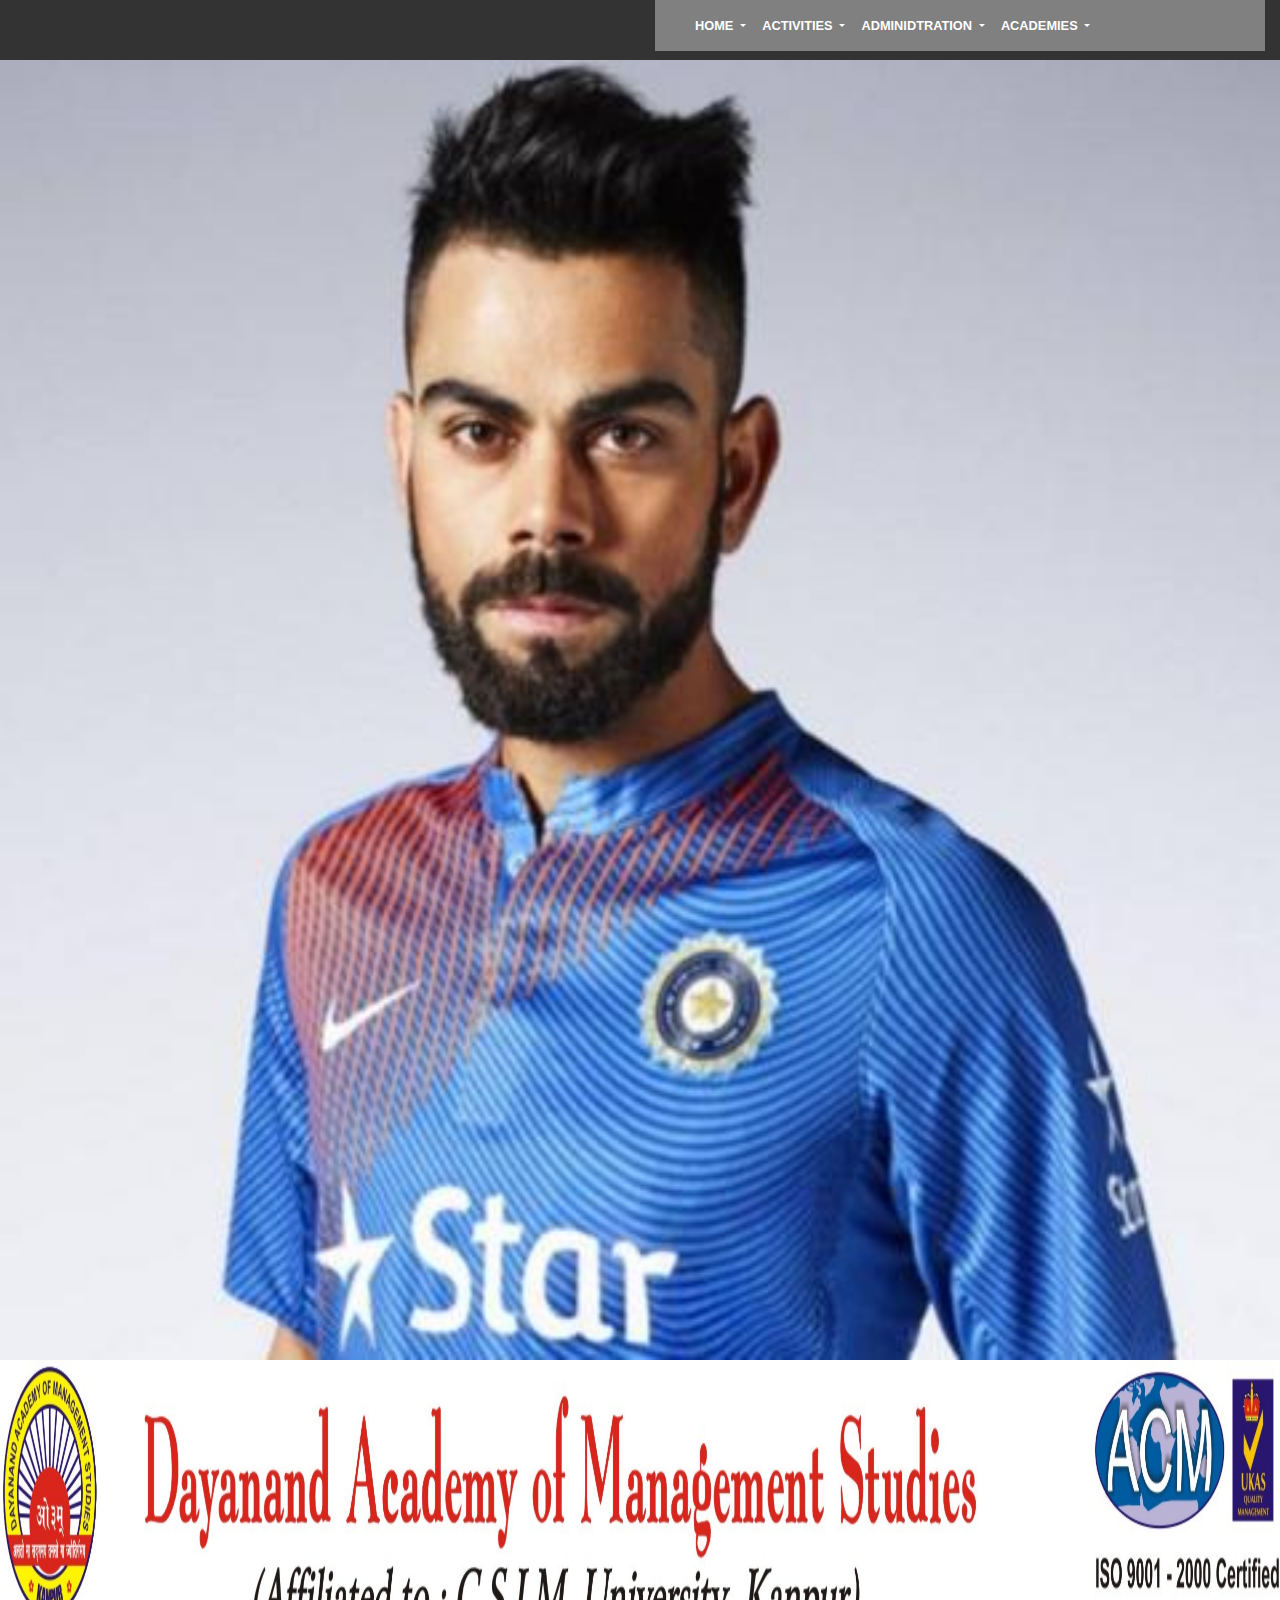
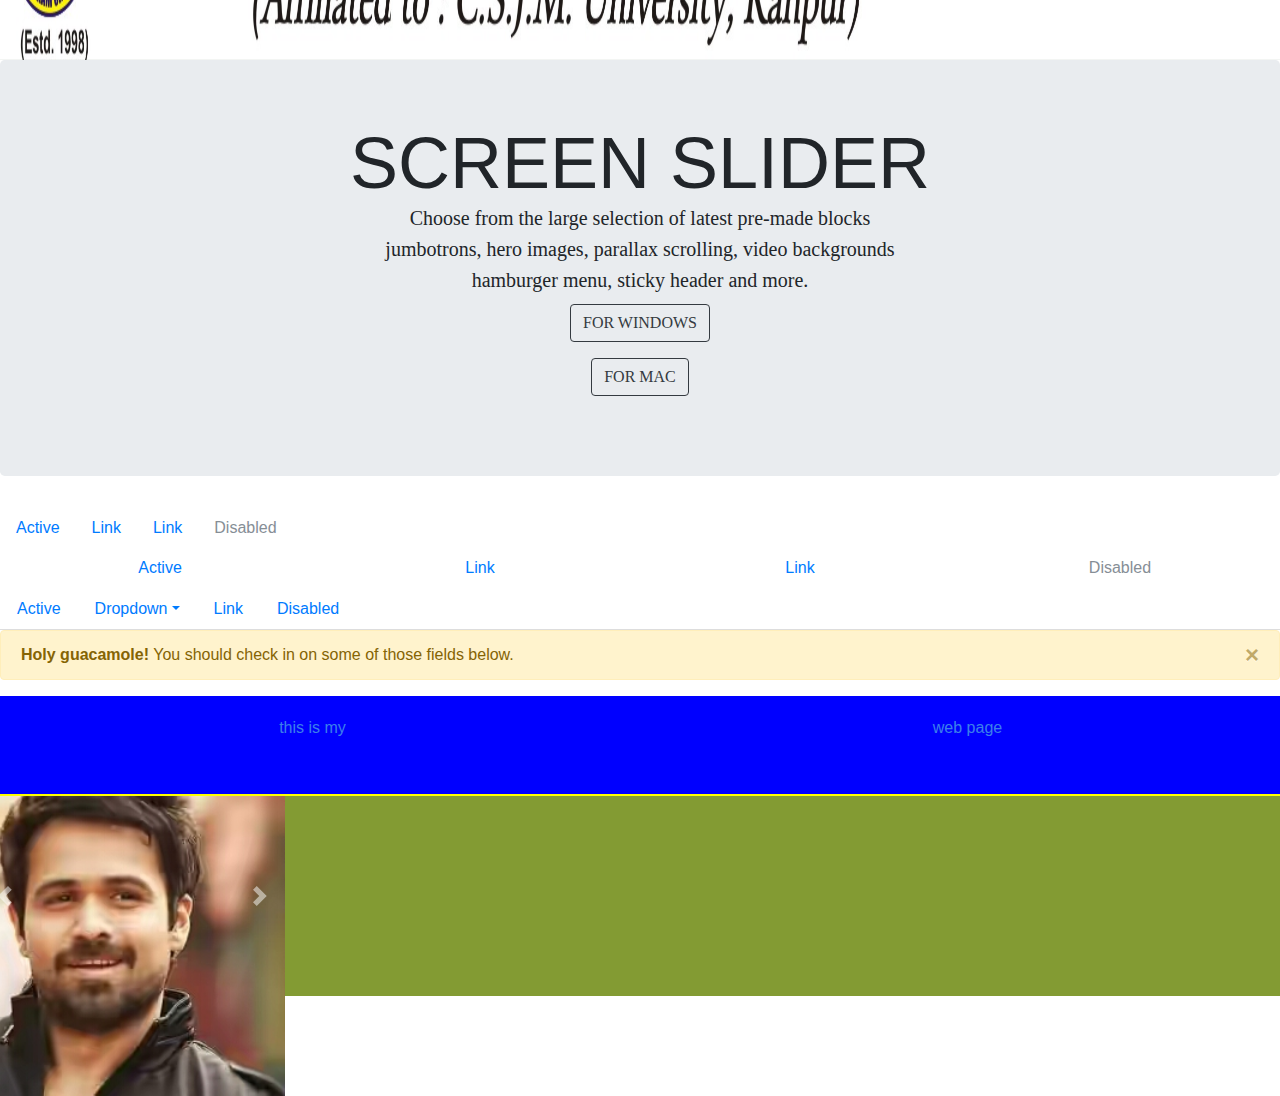
<file: index.html>
<!DOCTYPE html>
<!--
To change this license header, choose License Headers in Project Properties.
To change this template file, choose Tools | Templates
and open the template in the editor.
-->
<html>
    <head>
        <title>TODO supply a title</title>
        <meta charset="UTF-8">
        <meta name="viewport" content="width=device-width, initial-scale=1.0">
        <link href="css/bootstrap.min.css" rel="stylesheet" type="text/css"/>
        <link href="css/style.css" rel="stylesheet" type="text/css"/>
        
    </head>
    <body>
        <div class="container-fluid">
            
            <div class="row" id="topmenu">
                <div class="col-md-6"></div>
                 <div class="col-md-6">
              <nav class="navbar navbar-expand-lg navbar-light" style="background-color:grey;">
  <a class="navbar-brand" href="#"></a>
  <button class="navbar-toggler" type="button" data-toggle="collapse" data-target="#navbarNavDropdown" aria-controls="navbarNavDropdown" aria-expanded="false" aria-label="Toggle navigation">
    <span class="navbar-toggler-icon"></span>
  </button>
  <div class="collapse navbar-collapse" id="navbarNavDropdown">
    <ul class="navbar-nav">
      <li class="nav-item dropdown">
        <a class="nav-link dropdown-toggle" href="http://example.com" id="navbarDropdownMenuLink" data-toggle="dropdown" aria-haspopup="true" aria-expanded="false">
         home
        </a>
        <div class="dropdown-menu" aria-labelledby="navbarDropdownMenuLink">
          <a class="dropdown-item" href="#">chairman message</a>
          <a class="dropdown-item" href="#">school</a>
          <a class="dropdown-item" href="#">overview</a>
          <a class="dropdown-item" href="#">our vision</a>
          <a class="dropdown-item" href="#">founder</a>
          <a class="dropdown-item" href="#">other branches</a>

        </div>
      </li>
      <li class="nav-item dropdown">
        <a class="nav-link dropdown-toggle" href="http://example.com" id="navbarDropdownMenuLink" data-toggle="dropdown" aria-haspopup="true" aria-expanded="false">
          activities
        </a>
        <div class="dropdown-menu" aria-labelledby="navbarDropdownMenuLink">
          <a class="dropdown-item" href="#">sport</a>
          <a class="dropdown-item" href="#">prefects</a>
          <a class="dropdown-item" href="#">houses</a>
          <a class="dropdown-item" href="#">co-cirricular activities</a>
          <a class="dropdown-item" href="#">gallery</a>

        </div>
      </li>
     <li class="nav-item dropdown">
        <a class="nav-link dropdown-toggle" href="http://example.com" id="navbarDropdownMenuLink" data-toggle="dropdown" aria-haspopup="true" aria-expanded="false">
          adminidtration
        </a>
        <div class="dropdown-menu" aria-labelledby="navbarDropdownMenuLink">
          <a class="dropdown-item" href="#">principal</a>
          <a class="dropdown-item" href="#">management committee</a>
          <a class="dropdown-item" href="#">affilation</a>
          <a class="dropdown-item" href="#">admission&fees</a>

        </div>
      </li>
      <li class="nav-item dropdown">
        <a class="nav-link dropdown-toggle" href="http://example.com" id="navbarDropdownMenuLink" data-toggle="dropdown" aria-haspopup="true" aria-expanded="false">
          academies
        </a>
        <div class="dropdown-menu" aria-labelledby="navbarDropdownMenuLink">
          <a class="dropdown-item" href="#">Action</a>
          <a class="dropdown-item" href="#">Another action</a>
          <a class="dropdown-item" href="#">Something else here</a>
        </div>
      </li>
    </ul>
  </div>
</nav>  
                     </div>
            </div>
             <div class="row" id="hero">
                 <img src="images/virat.jpg" alt=""/>
            </div>
             <div class="row" id="myslider">
                 <div id="carouselExampleSlidesOnly" class="carousel slide" data-ride="carousel">
  <div class="carousel-inner">
    <div class="carousel-item active">
        <img class="d-block w-100" src="images/aa.jpg" alt="First slide">
    </div>
    <div class="carousel-item">
        <img class="d-block w-100" src="images/cap_3.jpg" alt="Second slide">
    </div>
    <div class="carousel-item">
        <img class="d-block w-100" src="images/virat.jpg" alt="Third slide">
    </div>
  </div>
</div>
            </div>
             <div class="row" id="footer">
                
            </div>
        </div>
        <div class="jumbotron">
  <h1 class="display-3">SCREEN SLIDER</h1>
  <p class="lead">
      Choose from the large selection of latest pre-made blocks </p> <p class="lead">jumbotrons, hero images, parallax scrolling, video backgrounds</p><p class="lead"> hamburger
menu, sticky header and more.</p>
 
  <p class="lead">
    <a class="btn btn-danger btn-outline-dark" href="#" role="button">FOR WINDOWS</a>
  </p>
  <p class="lead">
    <a class="btn btn-danger btn-outline-dark" href="#" role="button">FOR MAC</a>
  </p>
</div>
        <ul class="nav">
  <li class="nav-item">
    <a class="nav-link active" href="#">Active</a>
  </li>
  <li class="nav-item">
    <a class="nav-link" href="http://contact.html">Link</a>
  </li>
  <li class="nav-item">
    <a class="nav-link" href="#">Link</a>
  </li>
  <li class="nav-item">
    <a class="nav-link disabled" href="#">Disabled</a>
  </li>
</ul>
        <nav class="nav nav-pills nav-justified">
  <a class="nav-item nav-link" href="#">Active</a>
  <a class="nav-item nav-link" href="#">Link</a>
  <a class="nav-item nav-link" href="#">Link</a>
  <a class="nav-item nav-link disabled" href="#">Disabled</a>
</nav>
        <ul class="nav nav-tabs">
  <li class="nav-item">
    <a class="nav-link" href="#">Active</a>
  </li>
  <li class="nav-item dropdown">
    <a class="nav-link dropdown-toggle" data-toggle="dropdown" href="#" role="button" aria-haspopup="true" aria-expanded="false">
        Dropdown</a>
    <div class="dropdown-menu">
      <a class="dropdown-item" href="#">Action</a>
      <a class="dropdown-item" href="#">Another action</a>
      <a class="dropdown-item" href="#">Something else here</a>
      <div class="dropdown-divider"></div>
      <a class="dropdown-item" href="#">Separated link</a>
    </div>
  </li>
  <li class="nav-item">
    <a class="nav-link" href="#">Link</a>
  </li>
  <li class="nav-item">
    <a class="nav-link" href="#">Disabled</a>
  </li>
</ul>
        <div class="alert alert-warning alert-dismissible fade show" role="alert">
  <button type="button" class="close" data-dismiss="alert" aria-label="Close">
    <span aria-hidden="true">&times;</span>
  </button>
  <strong>Holy guacamole!</strong> You should check in on some of those fields below.
</div>
        <div class="row">
                <div class="col-6 menu">this is my
                </div>
             <div class="col-6 menu">web page
                </div>
                
            </div>
       
              
        <div class="row" id="myslider">
            <div id="carouselExampleControls" class="carousel slide" data-ride="carousel">
  <div class="carousel-inner">
    <div class="carousel-item active">
        <img class="d-block w-100" src="images/IMG-20160912-WA0051.jpg" alt="First slide">
    </div>
    <div class="carousel-item">
      <img class="d-block w-100" src="images/IMG-20160912-WA0051.jpg" alt="Second slide">
    </div>
    <div class="carousel-item">
      <img class="d-block w-100" src="images/IMG-20160912-WA0051.jpg" alt="Third slide">
    </div>
  </div>
  <a class="carousel-control-prev" href="#carouselExampleControls" role="button" data-slide="prev">
    <span class="carousel-control-prev-icon" aria-hidden="true"></span>
    <span class="sr-only">Previous</span>
  </a>
  <a class="carousel-control-next" href="#carouselExampleControls" role="button" data-slide="next">
    <span class="carousel-control-next-icon" aria-hidden="true"></span>
    <span class="sr-only">Next</span>
  </a>
</div>
        </div>

        <script src="js/jquery-3.2.1.slim.min.js" type="text/javascript"></script>
        <script src="js/popper.min.js" type="text/javascript"></script>
        <script src="js/bootstrap.min.js" type="text/javascript"></script>
    </body>
</html>
</file>
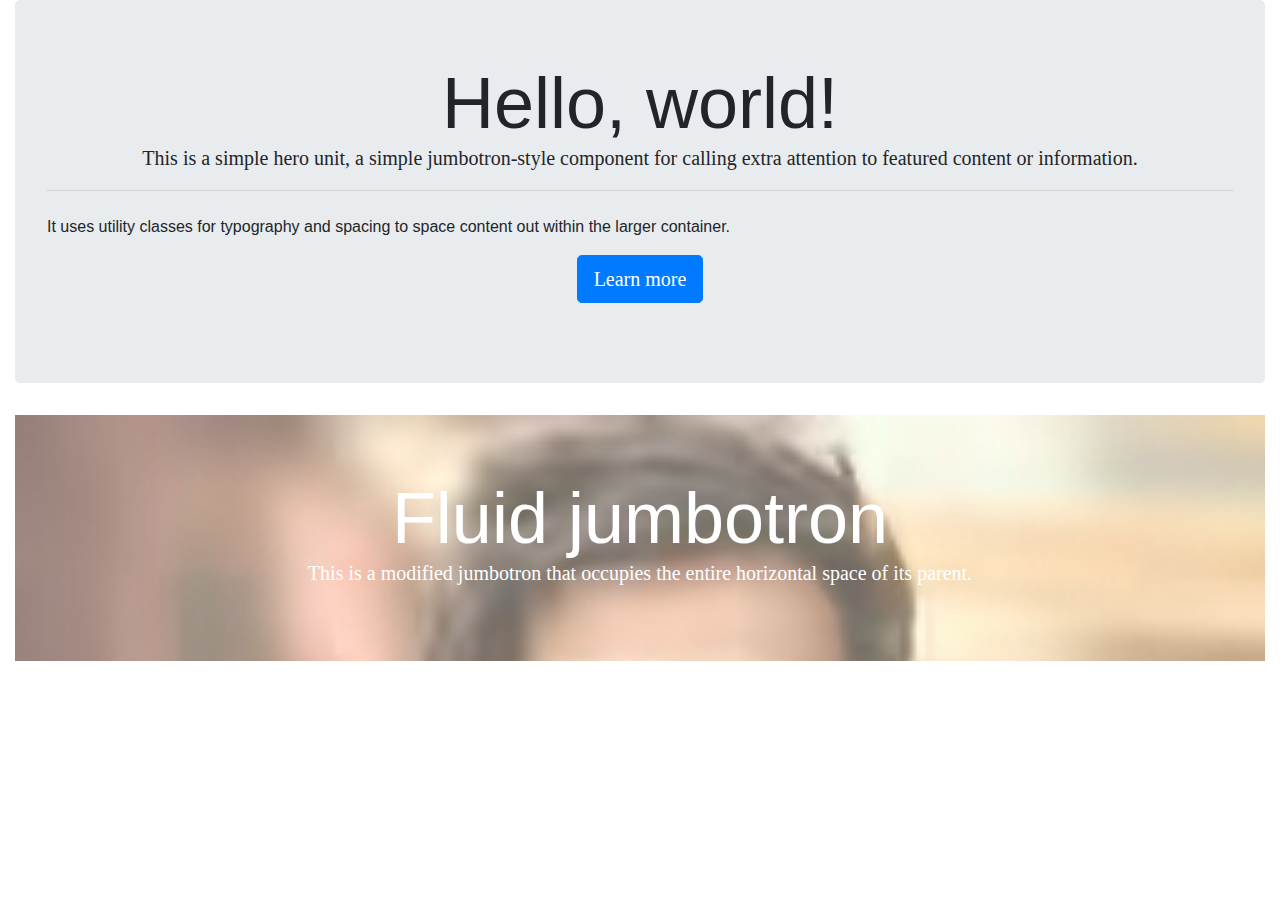
<file: component.html>
<!DOCTYPE html>
<!--
To change this license header, choose License Headers in Project Properties.
To change this template file, choose Tools | Templates
and open the template in the editor.
-->
<html>
    <head>
        <title>TODO supply a title</title>
        <meta charset="UTF-8">
        <meta name="viewport" content="width=device-width, initial-scale=1.0">
        <link href="css/bootstrap.css" rel="stylesheet" type="text/css"/>
        <link href="css/style.css" rel="stylesheet" type="text/css"/>
    </head>
    <body>
        <div class="container-fluid">
            
            
             <div class="row"> 
                 <div class="col-md-12">
                     <div class="jumbotron">
  <h1 class="display-3">Hello, world!</h1>
  <p class="lead">This is a simple hero unit, a simple jumbotron-style component for calling extra attention to featured content or information.</p>
  <hr class="my-4">
  <p>It uses utility classes for typography and spacing to space content out within the larger container.</p>
  <p class="lead">
    <a class="btn btn-primary btn-lg" href="#" role="button">Learn more</a>
  </p>
</div>
                 </div> 
           
            </div>
            
            <div class="row"> 
                <div class="col-md-12">
                    <div class="jumbotron jumbotron-fluid mybg">
  <div class="container">
    <h1 class="display-3">Fluid jumbotron</h1>
    <p class="lead">This is a modified jumbotron that occupies the entire horizontal space of its parent.</p>
  </div>
</div>
                </div>
            
            </div>
            
            
        </div>
        
        
        
        <script src="js/jquery-3.2.1.slim.min.js" type="text/javascript"></script>
        <script src="js/popper.min.js" type="text/javascript"></script>
        <script src="js/bootstrap.min.js" type="text/javascript"></script>
    </body>
</html>
</file>
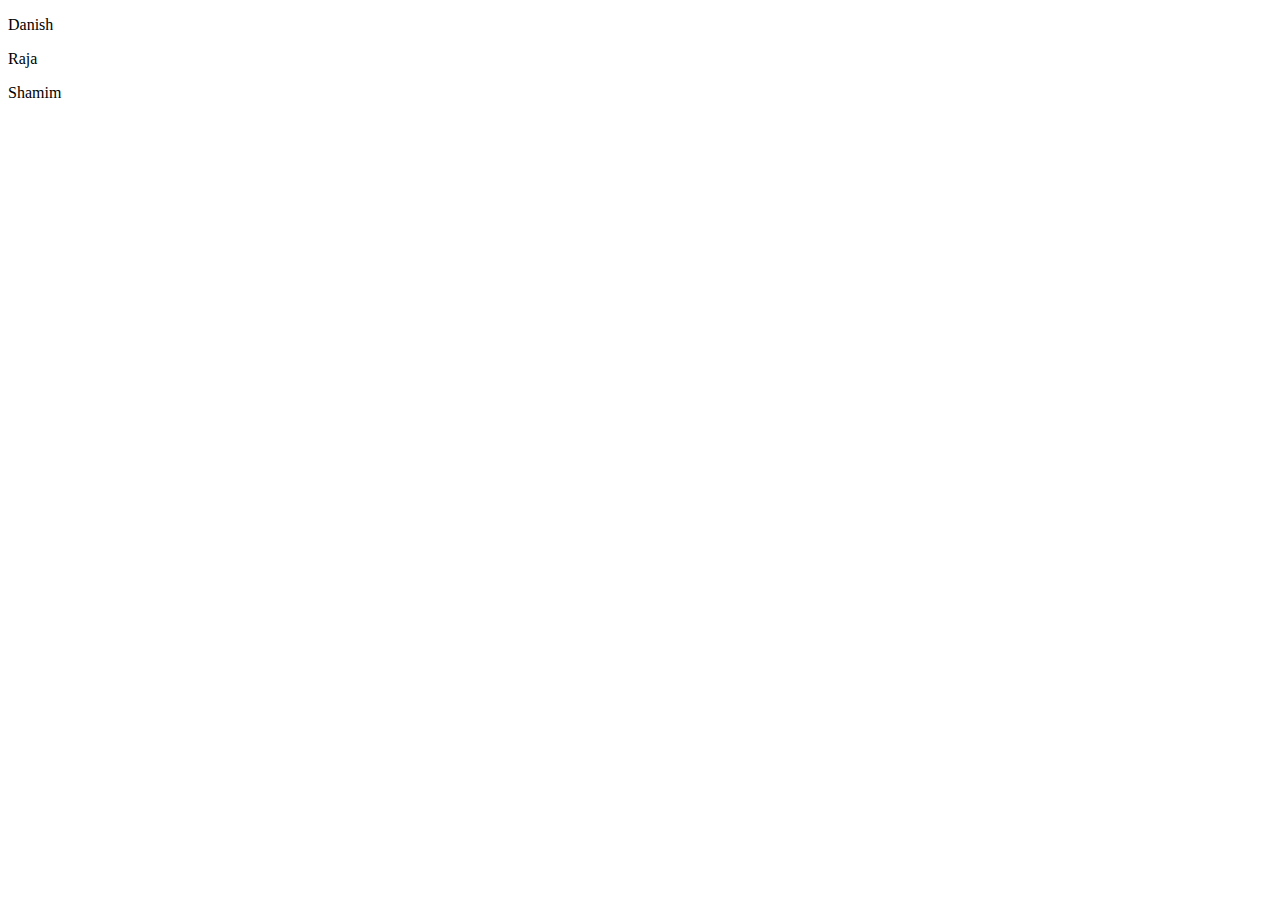
<file: jquerydemo.html>
<!DOCTYPE html>
<!--
To change this license header, choose License Headers in Project Properties.
To change this template file, choose Tools | Templates
and open the template in the editor.
-->
<html>
    <head>
        <title>sir</title>
        <meta charset="UTF-8">
        <meta name="viewport" content="width=device-width, initial-scale=1.0">
        <link href="css/style.css" rel="stylesheet" type="text/css"/>
        <script src="js/jquery-3.2.1.slim.min.js" type="text/javascript">
        </script>
        <style>
         
            </style>
    </head>
    <body>
      
          <p>Danish</p>
          
            <p id="xyz">Raja</p>
            
              <p class="abc">Shamim</p>
        
        
        <script>
          


$(document).ready(function(){
    $("p").click(function(){
        $("#xyz").hide();
        
        alert("checked");
        //$(this).addClass( "myfonts" );
    });
    
    example;
    $("p").hover(function(){
      $("#xyz").hide();
        
        alert("checked");
        $(this).addClass( "myfonts" );
    });
    
});



            </script>
    </body>
</html>
</file>
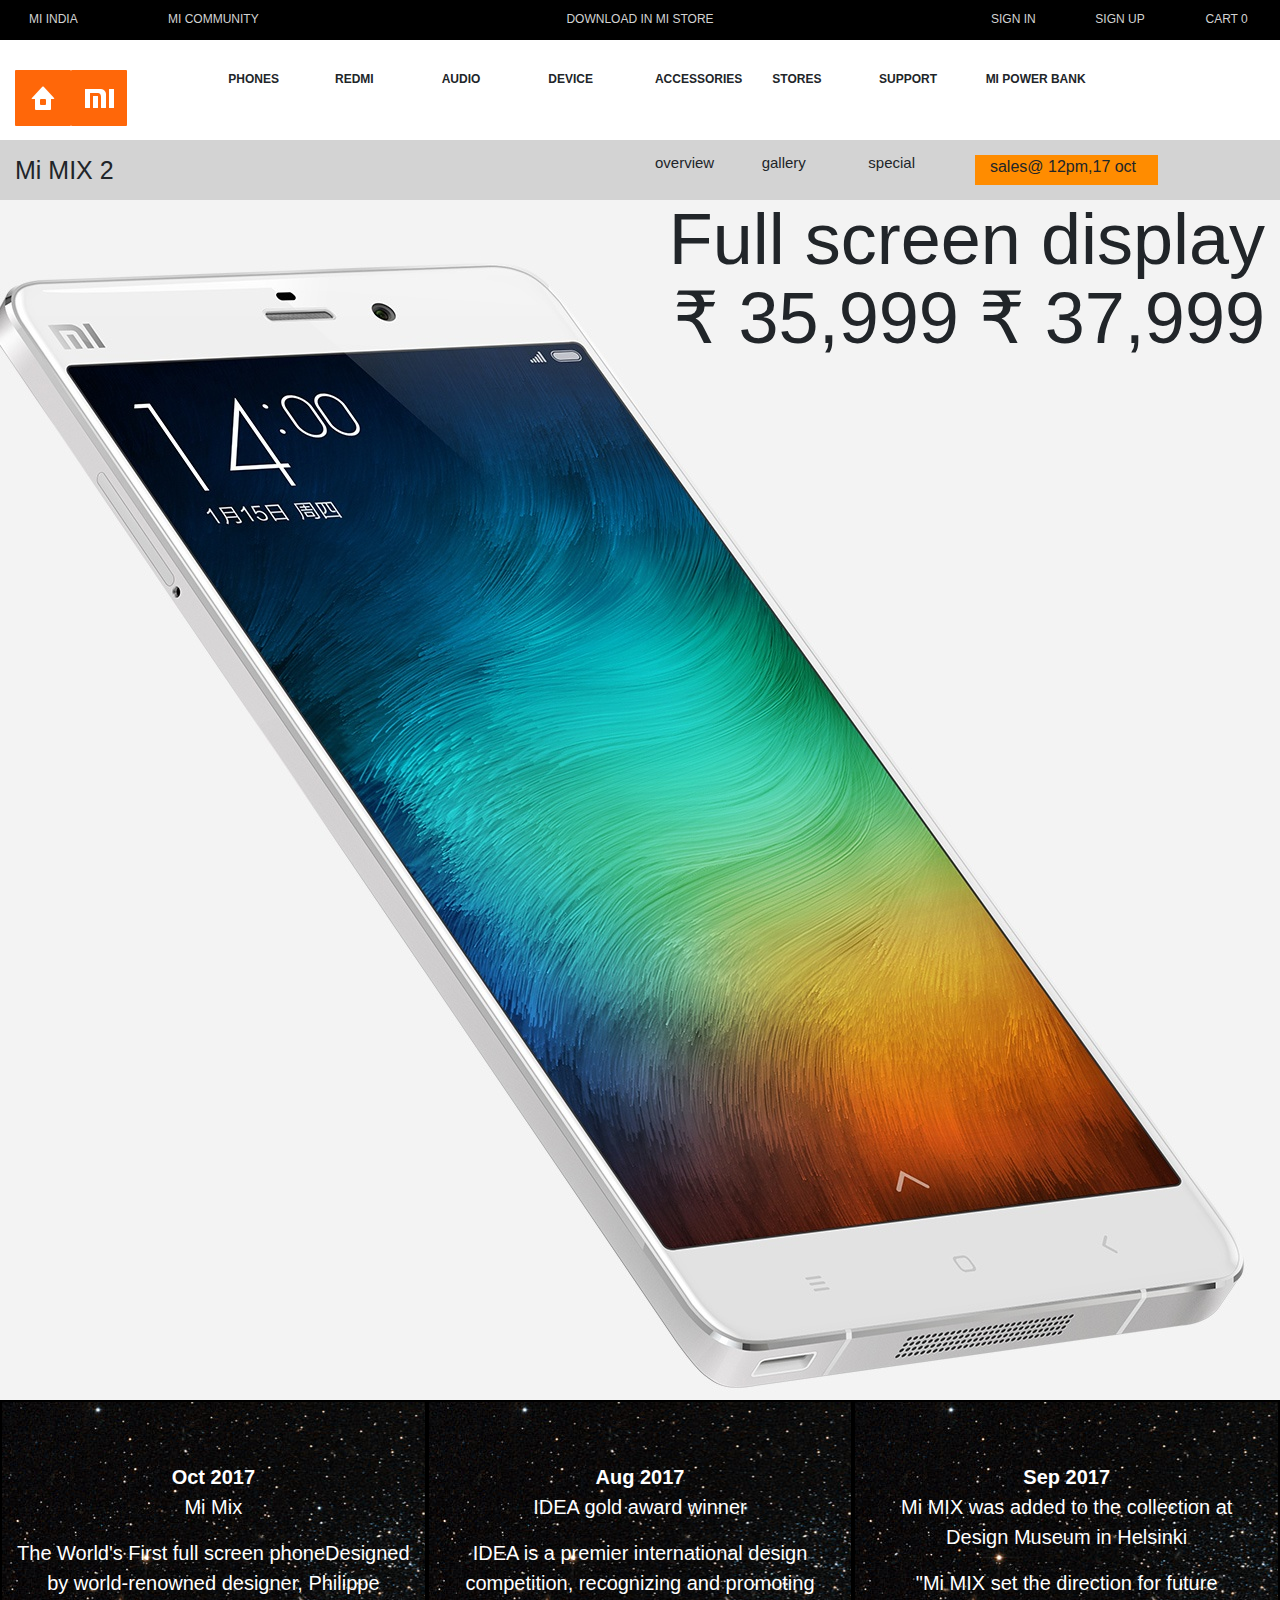
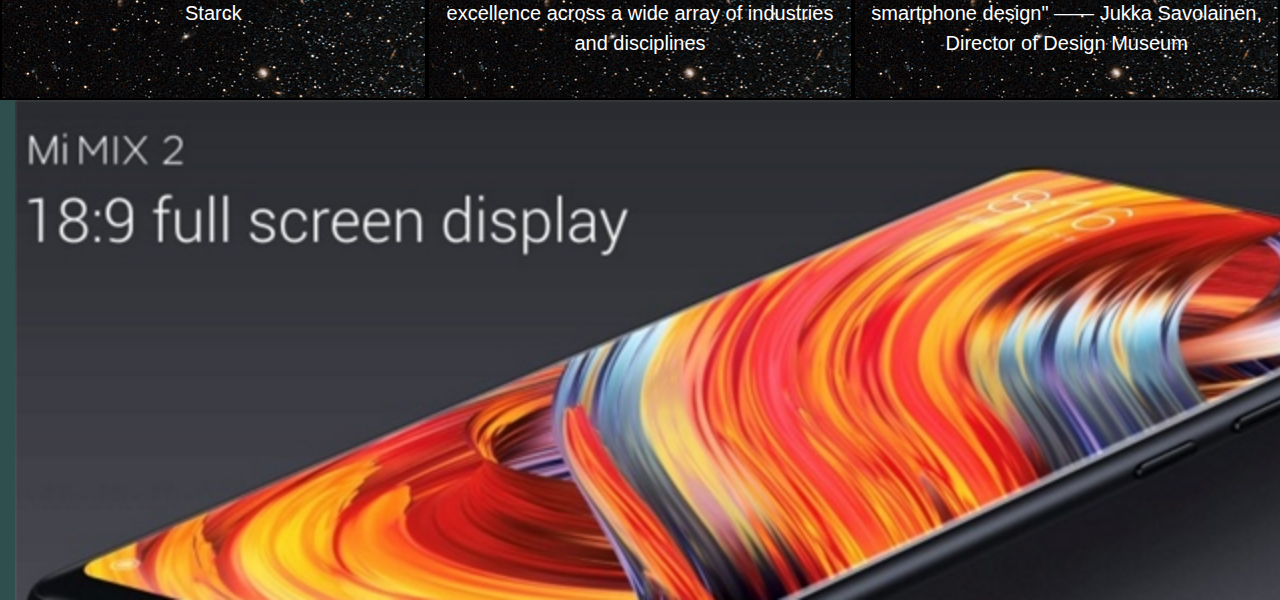
<file: mi.html>
<!DOCTYPE html>
<!--
To change this license header, choose License Headers in Project Properties.
To change this template file, choose Tools | Templates
and open the template in the editor.
-->
<html>
    <head>
        <title>REDMI</title>
        <meta charset="UTF-8">
        <meta name="viewport" content="width=device-width, initial-scale=1.0">
        <link href="css/bootstrap.min.css" rel="stylesheet" type="text/css"/>
        <link href="css/mi.css" rel="stylesheet" type="text/css"/>
    </head>
    <body>
        <div class="container-fluid ">
            <div class="row">
                <div class="col-md-1 menu">MI INDIA
                    
                </div>
                 <div class="col-md-2 menu">MI COMMUNITY
                     
                </div>
                <div class="col-md-6 menu">DOWNLOAD IN MI STORE
                    
                </div>
                 <div class="col-md-1 menu">SIGN IN
                     
                </div>
                <div class="col-md-1 menu">SIGN UP
                    
                </div>
                 <div class="col-md-1 menu">CART 0
                     
                </div>
                
            </div>
            <div class="row">
                <div class="col-md-2 features">
                    <img src="images/mihome.png">
                </div>
                <div class="col-md-1 features"> <b>PHONES</b>
                    
                </div>
                <div class="col-md-1 features"> <b>redmi</b>
                    
                </div> 
                <div class="col-md-1 features"><b>AUDIO </b>
                    
                </div>
                <div class="col-md-1 features"> <b>DEVICE</b>
                    
                </div>    
                <div class="col-md-1 features"><b>ACCESSORIES</b>
                    
                </div>
                <div class="col-md-1 features"> <b>STORES</b>
                    
                </div> 
                <div class="col-md-1 features"><b>SUPPORT</b>
                        
                    
                </div>
                <div class="col-md-2 features"><b>MI POWER BANK</b>
                    
                </div>    
            </div>
            <div class="row">
                <div class="col-md-6 MI">Mi MIX 2
                    
                </div>
                 <div class="col-md-1 bar">overview
                    
                </div>
                 <div class="col-md-1 bar">gallery
                    
                </div>
                 <div class="col-md-1 bar">special
                    
                </div>
                 <div class="col-md-2 tt">sales@ 12pm,17 oct
                    
                </div>
                <div class="col-md bar">
                    
                </div>
                
        </div>
            <div class="row">
                <div class="col-md 12 slide">
                    <div class="display-3"> Full screen display</div>
                   
<div class="display-3">₹ 35,999 ₹ 37,999</div>
                </div>
                
            </div>
            <div class="row">
                <div class="col-md 4 content">
                    <b>Oct 2017</b>
                    <p>Mi Mix</p>
                    <p>The World's First full screen phoneDesigned by
                        world-renowned designer, Philippe Starck </p>
                </div>
                <div class="col-md 4 content">
                    <b>Aug 2017</b>
<p>IDEA gold award winner</p>
 
IDEA is a premier international design competition, 
recognizing and promoting excellence across 
a wide array of industries and disciplines
                </div>
                <div class="col-md 4 content">
                    <b>Sep 2017</b>
<p>Mi MIX was added to the collection at 
    Design Museum in Helsinki</p>
"Mi MIX set the direction for future smartphone design"
—— Jukka Savolainen, Director of Design Museum
                        </div>
            </div>
            <div class="row">
                <div class="col-md-12 image">
                    <div class="jumbotron-fluid img">
                       
                            
                        </div>
                        </div>
                    </div>
                </div>   
            
        
        
        
        
        <script src="js/jquery-3.2.1.slim.min.js" type="text/javascript"></script>
        <script src="js/popper.min.js" type="text/javascript"></script>
        <script src="js/bootstrap.js" type="text/javascript"></script>
    </body>
</html>
</file>
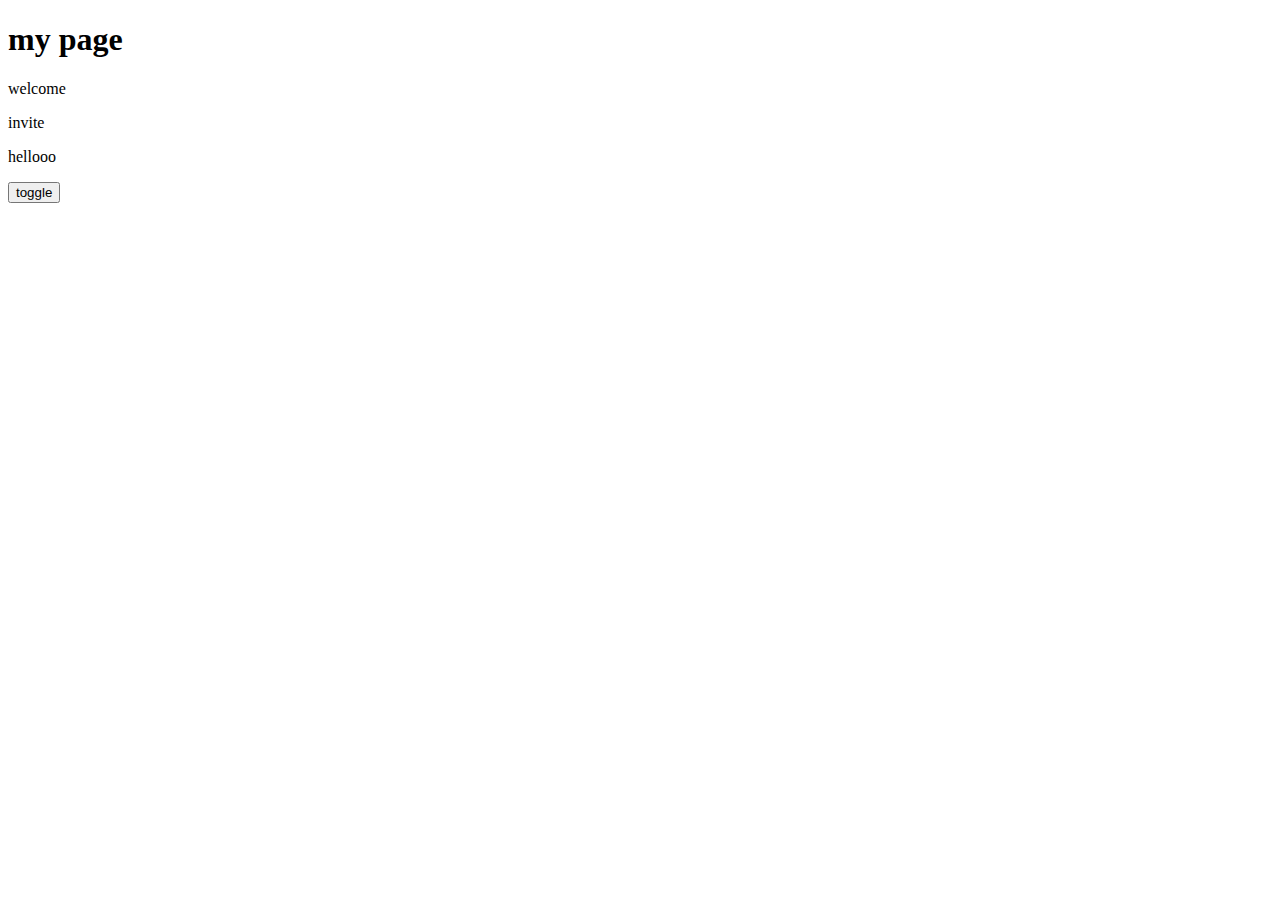
<file: myquery.html>
<!DOCTYPE html>
<!--
To change this license header, choose License Headers in Project Properties.
To change this template file, choose Tools | Templates
and open the template in the editor.
-->
<html>
    <head>
        <title>me</title>
        <meta charset="UTF-8">
        <meta name="viewport" content="width=device-width, initial-scale=1.0">
        <link href="css/style.css" rel="stylesheet" type="text/css"/>
       <script src="js/jquery.min.js"></script>
        <script>
     $(document).ready(function(){
    $("button").click(function(){
        $("p").toggle(2000);
    });
});

            </script>
            </head>
    <body>
        <h1>my page</h1>
        <p>welcome</p>
        <p>invite</p>
        <p>hellooo</p>
        <button>toggle</button>
        
        
    </body>
</html>
</file>
<file: css/style.css>
/*
To change this license header, choose License Headers in Project Properties.
To change this template file, choose Tools | Templates
and open the template in the editor.
*/
/* 
    Created on : Oct 7, 2017, 8:50:39 AM
    Author     : dell
*/

   .header{
                height: 100px;
               /*border: 2px solid black;*/
            }
            .menu{
                height: 40px;
                /*border: 2px solid black;*/
                background-color: skyblue;
                color: #fff;
            } 
            .solid{
                height:10px;
               /*border: 2px solid brown;*/
               background-color: brown;
            }
            .slide{
                height: 200px;
                /*border: 2px solid black;*/
            }
            .solid2{
                height: 10px;
                border: 2px solid brown;
                background-color: brown;
            }
            .text{
                height: 30px;
                border: 1px solid black;
            }
            .content{
                height: 300px;
                /*border: 2px solid black;*/
            }
            .con2{
                height: 300px;
                border: 2px solid black;
            }
            .mm{
                height: 50px;
                width: 250px;
                border: 1px solid black;
                text-align: center;
                color: white;
                background-color: red;
                padding-top: 10px;
                font-size: 20px;
            }
            .mm2{
                height: 50px;
                width: 250px;
                border: 1px solid black;
                text-align: center;
                color: white;
                background-color: red;
                padding-top: 10px;
                font-size: 20px;
            }
            .mm3{
                height: 35px;
                width: 500px;
                border: 1px solid black;
                text-align: center;
                font-size: 20px;
            }
            
            
            #topmenu{
                
                height: 60px;
                background-color: rgba(0,0,0,0.8);
            }
            #hero{
                   
                height: 1300px;
                background-color: rgba(100,0,0,0.8);
            }
            
                #myslider{
                   
                height: 200px;
                background-color: rgba(100,130,0,0.8);
            }
            
                #footer{
                   
                height: 100px;
                background-color: rgba(0,40,0,0.8);
            }
            
            #hero img{
                height: 1300px;
                width: 100%;
            }
            #myslider img{
                height: 300px;
                width:100%;
            }
            .navbar-nav li a{
                color:red;
            }
           #navbarDropdownMenuLink{
                color:white;
                font-size: 0.8em;
                font-weight: bold;
                text-transform: uppercase;
            }
            .display-3{
                text-align: center;
            }
            .lead{
                text-align: center;
                line-height: 15px;
                font-family: cursive;
            }
           carousel-item{
                height: 300px;
                width:100%;
            }
            .menu{
                height: 100px;
                border-bottom:2px solid yellow;
               text-align: center;
               padding-top: 20px;
               color:rgba(123,321,213,0.5);
               background-color: blue;
            }
            
            .mybg{
                background-image: url(../images/IMG-20160912-WA0054.jpg);
                background-size: cover;
                color:#fff;
                opacity:0.6;
            }
            
               .myfonts{
                color: blue;
                font-family:cursive;
                font-size: 25px;
            }
</file>
<file: css/mi.css>
/*
To change this license header, choose License Headers in Project Properties.
To change this template file, choose Tools | Templates
and open the template in the editor.
*/
/* 
    Created on : Oct 13, 2017, 11:28:17 AM
    Author     : dell
*/

.menu{
   background-color: black;
    height: 40px;
    max-width: 100%;
    border-right:  2px lightgrey;
    color:lightgrey;
    font-size: 12px;
    text-align: center;
    padding-top: 10px;
}
.features{
   /* border: 2px solid #000;*/
    height: 100px;
    max-width: 100%;
    padding-top: 30px;
    font-size: 12px;
    font-family: inherit;
    text-transform:  uppercase;
}
.bar{
   /* border: 1px solid black;*/
    height: 60px;
    padding-top: 12px;
    background-color: lightgray;
    font-size: 15px;
}
.MI{
    font-size: 25px;
    background-color: lightgray;
    padding-top: 12px;
}
.tt{
    background-color:darkorange;
    border: 15px solid lightgray;
}
.slide{
    height: 1200px;
    background-image: url(../images/mi2.jpg);
    background-position: center;
    
}
.content{
    border: 2px solid black;
    height: 300px;
    text-align: center;
    padding-top: 60px;
    font-size: 20px;
    background-color: #000;
    color:#fff;
    background-image: url(../images/galaxy.jpg);
    
}

.image{
    height:500px;
    /*border: 2px solid red;*/
    background-color:darkslategrey;
}
.img{
    background-image: url(../images/mi8.jpg);
    background-size:cover ;
    height: 500px;
    width:1500px;
}
.display-3{
    text-align: right;
}
</file>
